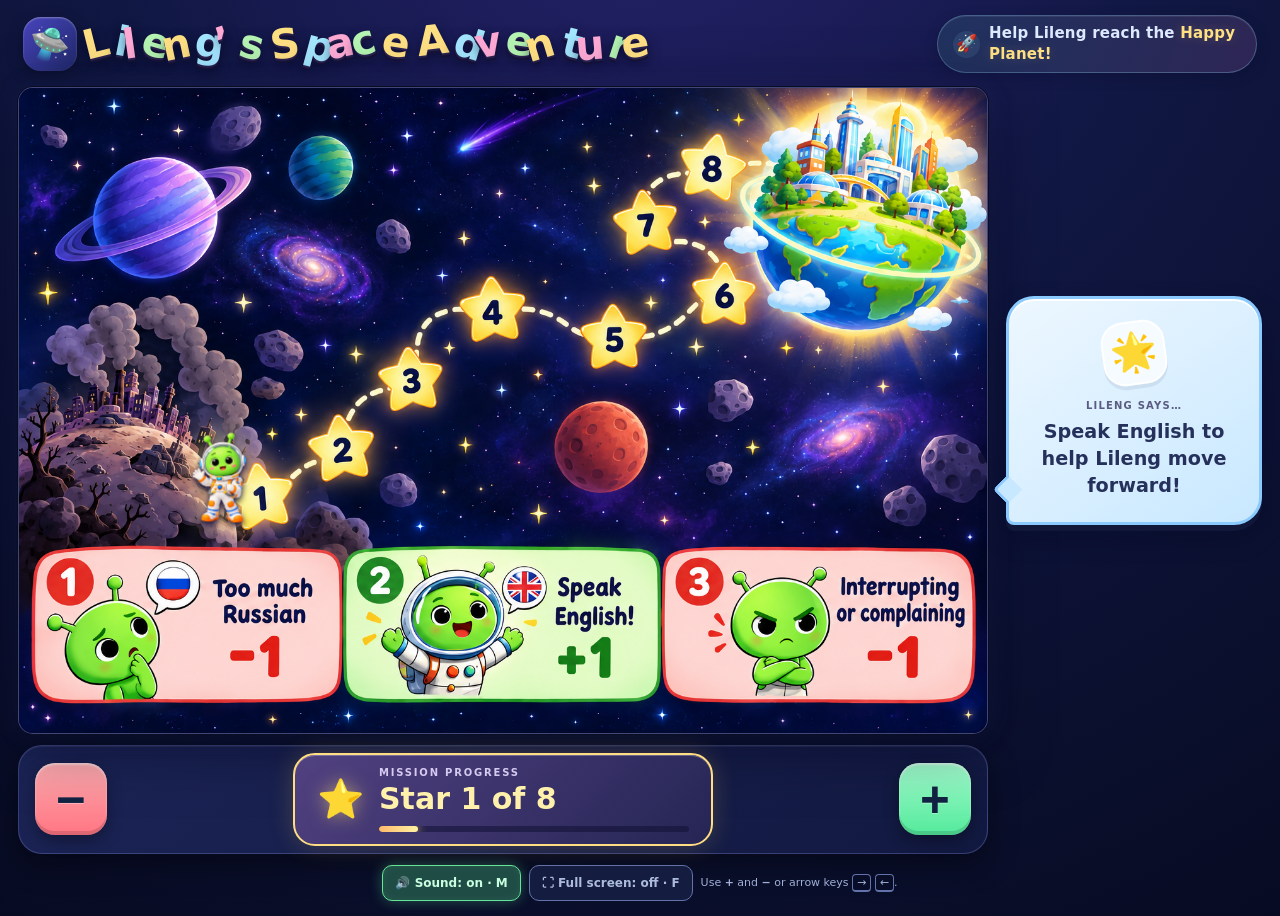
<file: index.html>
<!DOCTYPE html>
<html lang="en">
<head>
    <meta charset="utf-8">
    <meta name="viewport" content="width=device-width, initial-scale=1, viewport-fit=cover">
    <meta name="theme-color" content="#090e2b">
    <title>Lileng’s Space Adventure — English Class Game</title>
    <link rel="icon" type="image/png" href="lileng.png">
    <link rel="stylesheet" href="styles/lilengs-space-mission.css">
    <script src="scripts/lilengs-space-mission.js" defer></script>
    <script src="scripts/magic-wand.js" defer></script>
</head>
<body>
<div class="app">
    <header class="topbar">
        <div class="brand"><span class="brand-icon" aria-hidden="true">🛸</span>
            <div>
                <h1 aria-label="Lileng’s Space Adventure">
                    <span aria-hidden="true">
                        <span class="title-word">
                            <span class="title-letter">L</span>
                            <span class="title-letter">i</span>
                            <span class="title-letter">l</span>
                            <span class="title-letter">e</span>
                            <span class="title-letter">n</span>
                            <span class="title-letter">g</span>
                            <span class="title-letter">’</span>
                            <span class="title-letter">s</span>
                        </span>
                        <span class="title-word">
                            <span class="title-letter">S</span>
                            <span class="title-letter">p</span>
                            <span class="title-letter">a</span>
                            <span class="title-letter">c</span>
                            <span class="title-letter">e</span>
                        </span>
                        <span class="title-word">
                            <span class="title-letter">A</span>
                            <span class="title-letter">d</span>
                            <span class="title-letter">v</span>
                            <span class="title-letter">e</span>
                            <span class="title-letter">n</span>
                            <span class="title-letter">t</span>
                            <span class="title-letter">u</span>
                            <span class="title-letter">r</span>
                            <span class="title-letter">e</span>
                        </span>
                    </span>
                </h1>
            </div>
        </div>
        <p class="subtitle"><span class="subtitle-icon" aria-hidden="true">🚀</span><span>Help Lileng reach the <strong>Happy Planet!</strong></span>
        </p>
    </header>
    <main class="game-area">
        <div class="board" id="board" aria-label="Space game board with eight numbered stars">
            <img class="background-art" src="background.png"
                 alt="Space game board: eight numbered stars lead from the polluted planet to the happy planet. Three English classroom rules appear below."
                 draggable="false">
            <div class="sparkles" id="sparkles" aria-hidden="true"></div>
            <div class="avatar" id="avatar" aria-label="Lileng on Star 1">
                <div class="landing-spark" aria-hidden="true"></div>
                <div class="emotion-effects" aria-hidden="true"><span class="joy">✨</span><span
                        class="joy">🌟</span><span class="joy">⭐</span><span class="tear">💧</span><span
                        class="tear">💧</span><span class="tear">💧</span></div>
                <img class="lil-eng" src="lileng.png" alt="Lileng the alien in a spacesuit" draggable="false">
            </div>
            <div class="reaction" id="reaction" aria-hidden="true"></div>
            <div class="win-banner" id="winBanner" aria-hidden="true">🎉 WE DID IT! HAPPY PLANET! 🎉</div>
        </div>
        <div class="status-line" id="statusLine" role="status" aria-live="polite" aria-atomic="true"
             data-tone="neutral">
            <span class="status-icon" id="statusIcon" aria-hidden="true">🌟</span>
            <div class="status-copy"><span class="status-caption" aria-hidden="true">LILENG SAYS…</span><span
                    id="statusText">Speak English to help Lileng move forward!</span></div>
        </div>
    </main>
    <div class="controls-row">
        <nav class="controls" id="controls" aria-label="Game controls">
            <button class="action minus" id="minus" type="button" aria-label="Minus: go back one star"
                    title="Go back one star">−
            </button>
            <div class="stage-center">
                <div class="stage-chip" id="stageCard" role="status" aria-live="polite" aria-atomic="true">
                    <span class="emoji" id="stageIcon" aria-hidden="true">⭐</span>
                    <div class="stage-details">
                        <span class="stage-label">MISSION PROGRESS</span>
                        <b id="chipStage">Star 1 of 8</b>
                        <div class="stage-track" aria-hidden="true">
                            <div class="stage-fill" id="stageFill"></div>
                        </div>
                    </div>
                </div>
            </div>
            <button class="action plus" id="plus" type="button" aria-label="Plus: go forward one star"
                    title="Go forward one star">+
            </button>
        </nav>
    </div>
    <div class="settings" role="group" aria-label="Game settings">
        <button class="setting-toggle" id="soundToggle" type="button" aria-pressed="true" aria-keyshortcuts="M"
                title="Toggle sound (M)">🔊 Sound: on · M
        </button>
        <button class="setting-toggle" id="fullscreenToggle" type="button" aria-pressed="false" aria-keyshortcuts="F"
                title="Toggle full screen (F)">⛶ Full screen: off · F
        </button>
        <p class="hint">Use <b>+</b> and <b>−</b> or arrow keys <kbd>→</kbd> <kbd>←</kbd>.</p>
    </div>
</div>
<canvas class="magic-effects" id="magicEffects" aria-hidden="true"></canvas>
</body>
</html>
</file>
<file: styles/lilengs-space-mission.css>
:root {
    color-scheme: dark;
    --text: #f8f7ff;
    --muted: #adbbdc;
    --deep: #0a1231;
    --green: #64e597;
    --red: #ff737e;
    font-family: system-ui, -apple-system, BlinkMacSystemFont, 'Segoe UI', sans-serif;
}

/* Pointer effects never intercept game controls or take up layout space. */
.magic-effects {
    position: fixed;
    inset: 0;
    width: 100%;
    height: 100%;
    z-index: 100;
    pointer-events: none;
}

@media (hover: hover) and (pointer: fine) {
    html,
    body,
    body *,
    body .action,
    body .setting-toggle,
    body .action:disabled,
    body .setting-toggle:disabled {
        cursor: url("../assets/magic-wand.svg") 30 10, auto;
    }
}

* {
    box-sizing: border-box;
}

html, body {
    margin: 0;
    min-height: 100%;
}

body {
    background: radial-gradient(circle at 50% -20%, #27226e 0, #101742 44%, #070b22 100%);
    color: var(--text);
    overflow-x: hidden;
}

.app {
    min-height: 100svh;
    display: flex;
    flex-direction: column;
    align-items: center;
    padding: 12px 18px 15px;
    gap: 11px;
}

.topbar, .game-area, .controls-row {
    width: min(100%, 1536px);
}

.topbar {
    height: 64px;
    flex-shrink: 0;
    display: flex;
    justify-content: space-between;
    align-items: center;
    gap: 14px;
    padding: 0 5px;
}

.brand {
    display: flex;
    align-items: center;
    gap: 10px;
    min-width: 0;
    flex: 1;
    text-align: left;
}

.brand > div {
    min-width: 0;
}

.brand-icon {
    width: 54px;
    height: 54px;
    flex-shrink: 0;
    display: grid;
    place-items: center;
    font-size: 32px;
    border-radius: 18px;
    background: linear-gradient(135deg, #4844bd, #202969);
    box-shadow: inset 0 1px 2px #ffffff55, 0 5px 16px #0004;
}

h1 {
    font-family: 'Arial Rounded MT Bold', 'Trebuchet MS', system-ui, sans-serif;
    font-size: clamp(22px, 3.2vw, 48px);
    font-weight: 900;
    letter-spacing: -.025em;
    margin: 0;
    line-height: 1.15;
    text-shadow: 0 2px 0 #292251, 0 4px 0 #171338, 0 6px 12px #030620aa;
}

.title-word {
    /* Ignore indentation between individual letter spans. */
    display: inline-flex;
    white-space: nowrap;
}

.title-letter {
    display: inline-block;
    color: #ffe083;
    transform-origin: 50% 85%;
    transform: translateY(var(--letter-lift)) rotate(var(--letter-tilt));
    animation: letterWiggle var(--letter-speed) ease-in-out var(--letter-delay) infinite alternate;
}

@keyframes letterWiggle {
    from {
        transform: translateY(var(--letter-lift)) rotate(var(--letter-tilt)) scale(1);
    }
    to {
        transform: translateY(calc(var(--letter-lift) - .12em)) rotate(calc(var(--letter-tilt) * -1)) scale(1.05);
    }
}

.title-letter:nth-child(4n+2) {
    color: #a4e7ff;
}

.title-letter:nth-child(4n+3) {
    color: #ffaad5;
}

.title-letter:nth-child(4n) {
    color: #b5f4b2;
}

.title-word:nth-child(2) {
    transform: rotate(-2deg);
}

.title-word:nth-child(3) {
    transform: rotate(1deg);
}

.subtitle {
    display: inline-flex;
    align-items: center;
    gap: 9px;
    width: clamp(180px, 25vw, 330px);
    flex-shrink: 0;
    color: #dce9ff;
    font-size: clamp(12px, 1.35vw, 15px);
    font-weight: 600;
    letter-spacing: .015em;
    line-height: 1.4;
    margin: 0;
    padding: 7px 15px;
    border: 1px solid #a4e7ff44;
    border-radius: 999px;
    background: linear-gradient(110deg, #29476d88, #49356b88);
    box-shadow: inset 0 1px 0 #ffffff12, 0 4px 14px #03062033;
}

.subtitle-icon {
    display: grid;
    place-items: center;
    flex-shrink: 0;
    width: 27px;
    height: 27px;
    border-radius: 50%;
    background: #a4e7ff18;
    font-size: 17px;
}

.subtitle strong {
    color: #ffe083;
    font-weight: 800;
    text-shadow: 0 0 12px #ffe08333;
}

.stage-chip {
    position: relative;
    display: flex;
    align-items: center;
    gap: 15px;
    width: min(100%, 420px);
    padding: 12px 22px;
    border-radius: 22px;
    border: 2px solid #ffde83;
    background: linear-gradient(135deg, #514181, #252554);
    box-shadow: 0 0 24px #ffcc5533, inset 0 1px 0 #ffffff44;
}

.stage-chip b {
    display: block;
    color: #fff1ab;
    font-size: clamp(22px, 3vw, 30px);
    font-variant-numeric: tabular-nums;
    line-height: 1.2;
}

.stage-chip .emoji {
    font-size: 38px;
    filter: drop-shadow(0 0 9px #ffd77088);
    animation: stageStar 2.4s ease-in-out infinite alternate;
}

.stage-details {
    flex: 1;
    min-width: 0;
}

.stage-label {
    display: block;
    color: #d5caf0;
    font-size: 10px;
    font-weight: 800;
    letter-spacing: .18em;
    margin-bottom: 3px;
}

.stage-track {
    height: 6px;
    background: #100f3388;
    border-radius: 99px;
    margin-top: 9px;
    overflow: hidden;
}

.stage-fill {
    height: 100%;
    width: 12.5%;
    border-radius: inherit;
    background: linear-gradient(90deg, #ffb86b, #fff2a4);
    box-shadow: 0 0 10px #ffd86b;
    transition: width .65s ease;
}

.stage-chip.is-travelling {
    animation: stageGlow .8s ease-in-out infinite alternate;
}

.stage-chip.is-won {
    background: linear-gradient(135deg, #516a43, #244a48);
    border-color: #b5f4b2;
}

@keyframes stageStar {
    from {
        transform: rotate(-12deg) scale(.95);
    }
    to {
        transform: rotate(12deg) scale(1.08);
    }
}

@keyframes stageGlow {
    from {
        box-shadow: 0 0 20px #ffcc5544;
    }
    to {
        box-shadow: 0 0 36px #ffcc5588;
    }
}

.game-area, .controls-row {
    display: grid;
    grid-template-columns:minmax(0, 1fr) clamp(180px, 20vw, 260px);
    gap: 18px;
    align-items: center;
}

.game-area {
    min-height: 0;
    flex: 1;
}

.controls-row {
    flex-shrink: 0;
}

.board {
    position: relative;
    width: min(100%, calc((100svh - 251px) * 1.5));
    justify-self: center;
    aspect-ratio: 3 / 2;
    background: #100f33;
    isolation: isolate;
    border-radius: 15px;
    overflow: hidden;
    border: 1px solid #a1b4ff55;
    box-shadow: 0 0 0 1px #090d24, 0 12px 60px #01041680, 0 0 28px #6071d91f;
}

/* The background is displayed at its exact native proportions, never cropped or modified. */
.background-art {
    display: block;
    width: 100%;
    height: 100%;
    user-select: none;
    pointer-events: none;
}

.avatar {
    position: absolute;
    z-index: 5;
    left: 20.77%;
    top: 67.19%;
    width: 7.1%;
    aspect-ratio: 1086/1448;
    transform: translate(-50%, -100%);
    overflow: visible;
    will-change: left, top;
    pointer-events: none;
}

.lil-eng {
    width: 100%;
    height: 100%;
    display: block;
    object-fit: contain;
    filter: drop-shadow(0 3px 3px #0b083b) drop-shadow(0 0 12px #fef089a8);
    transform-origin: 50% 85%;
    animation: idleBob 2.6s ease-in-out infinite;
}

.avatar.is-forward .lil-eng {
    animation: happyJump var(--flight-duration, 2200ms) ease-in-out both;
}

.avatar.is-backward .lil-eng {
    animation: sadJump var(--flight-duration, 2500ms) ease-in-out both;
    filter: grayscale(.33) brightness(.80) drop-shadow(0 5px 5px #14162f) drop-shadow(0 0 9px #8bb3ff);
}

.avatar.is-preparing .lil-eng {
    animation: sadPause 430ms ease-in-out both;
    filter: grayscale(.4) brightness(.8)
}

.avatar.is-dancing .lil-eng {
    animation: victoryDance 820ms ease-in-out infinite alternate;
    filter: drop-shadow(0 0 17px #fff3a9) drop-shadow(0 4px 4px #10042f);
}

.avatar.is-sad-landing .lil-eng {
    animation: dejected 740ms ease-in-out both;
    filter: grayscale(.3) brightness(.83)
}

.avatar.is-bumping .lil-eng {
    animation: sadPause 460ms ease-in-out;
}

@keyframes idleBob {
    0%, 100% {
        transform: translateY(0) rotate(-2deg)
    }
    50% {
        transform: translateY(-5%) rotate(2deg)
    }
}

@keyframes happyJump {
    0% {
        transform: translateY(0) scaleX(1.1) scaleY(.9) rotate(-8deg)
    }
    18% {
        transform: translateY(-10%) scale(1.08) rotate(-17deg)
    }
    45% {
        transform: translateY(-6%) rotate(16deg) scale(1.12)
    }
    73% {
        transform: translateY(1%) rotate(-8deg) scale(1.08)
    }
    91% {
        transform: translateY(1%) rotate(6deg) scale(1.05)
    }
    100% {
        transform: translateY(0) rotate(0) scale(1)
    }
}

@keyframes sadJump {
    0% {
        transform: translateY(2%) rotate(-7deg) scale(.96)
    }
    16% {
        transform: translateY(5%) rotate(-14deg) scale(.92)
    }
    40% {
        transform: translateY(4%) rotate(-15deg) scale(.91)
    }
    62% {
        transform: translateY(7%) rotate(-20deg) scale(.87)
    }
    82% {
        transform: translateY(7%) rotate(-8deg) scale(.92)
    }
    100% {
        transform: translateY(6%) rotate(-11deg) scale(.94)
    }
}

@keyframes sadPause {
    0%, 100% {
        transform: translateY(5%) rotate(-12deg) scale(.94)
    }
    50% {
        transform: translateY(7%) rotate(-17deg) scale(.91)
    }
}

@keyframes dejected {
    0%, 100% {
        transform: translateY(7%) rotate(-11deg) scale(.94)
    }
    30% {
        transform: translateY(12%) rotate(-16deg) scale(.9)
    }
}

@keyframes victoryDance {
    0% {
        transform: translateY(1%) rotate(-18deg) scale(1.07)
    }
    30% {
        transform: translateY(-16%) rotate(5deg) scale(1.16)
    }
    70% {
        transform: translateY(-8%) rotate(-7deg) scale(1.06)
    }
    100% {
        transform: translateY(0) rotate(20deg) scale(1.13)
    }
}

.landing-spark {
    position: absolute;
    bottom: 0;
    left: 50%;
    width: 120%;
    height: 16%;
    border-radius: 50%;
    border: 3px solid #fff69c;
    box-shadow: 0 0 17px #f9ed70;
    opacity: 0;
    transform: translate(-50%, 40%) scale(.4);
}

.avatar.landed-happy .landing-spark {
    animation: landPulse 720ms ease-out both;
}

@keyframes landPulse {
    0% {
        opacity: 1;
        transform: translate(-50%, 40%) scale(.35)
    }
    100% {
        opacity: 0;
        transform: translate(-50%, 40%) scale(2.4)
    }
}

.reaction {
    position: absolute;
    top: 0;
    left: 0;
    z-index: 9;
    display: flex;
    align-items: center;
    justify-content: center;
    background: linear-gradient(160deg, #fffdf0, #ffedbc);
    border: 2px solid #fff6b3;
    color: #53325b;
    font-size: clamp(10px, 1.05vw, 17px);
    font-weight: 1000;
    white-space: nowrap;
    border-radius: 16px;
    padding: 5px 10px;
    box-shadow: 0 5px 18px #0008, 0 0 15px #ffe4959c;
    opacity: 0;
    transform: translate(-50%, 10px) rotate(-5deg) scale(.7);
    transition: opacity .3s, transform .4s cubic-bezier(.16, 1.6, .52, 1);
    pointer-events: none;
}

.reaction.show {
    opacity: 1;
    transform: translate(-50%, 0) rotate(-5deg) scale(1)
}

.reaction.bad {
    background: linear-gradient(160deg, #e6eeff, #b8cbfb);
    border-color: #84a4dc;
    color: #243566;
    box-shadow: 0 5px 15px #0008
}

.reaction.win {
    background: linear-gradient(150deg, #fff4a6, #ffba58);
    border-color: white;
    color: #633262
}

.emotion-effects {
    position: absolute;
    inset: 0;
    pointer-events: none;
    overflow: visible;
}

.emotion-effects span {
    position: absolute;
    display: none;
    font-size: clamp(12px, 1.5vw, 23px);
    filter: drop-shadow(0 0 4px #1a174e);
}

.avatar.is-forward .joy, .avatar.is-dancing .joy {
    display: block;
    animation: happySparkle 800ms ease-in-out infinite alternate;
}

.joy:nth-child(1) {
    left: -28%;
    top: 16%;
    animation-delay: .2s !important
}

.joy:nth-child(2) {
    right: -37%;
    top: 38%;
    animation-delay: .42s !important
}

.joy:nth-child(3) {
    left: 10%;
    bottom: 5%;
    animation-delay: .65s !important
}

.avatar.is-backward .tear, .avatar.is-preparing .tear, .avatar.is-sad-landing .tear {
    display: block;
    animation: rainDrop 1.1s ease-in infinite;
}

.tear:nth-child(4) {
    left: -20%;
    top: 18%
}

.tear:nth-child(5) {
    right: -17%;
    top: 35%;
    animation-delay: .4s !important
}

.tear:nth-child(6) {
    left: 38%;
    top: 10%;
    animation-delay: .75s !important
}

@keyframes happySparkle {
    from {
        opacity: .3;
        transform: scale(.5) rotate(-25deg)
    }
    to {
        opacity: 1;
        transform: translateY(-9px) scale(1.25) rotate(30deg)
    }
}

@keyframes rainDrop {
    0% {
        opacity: 0;
        transform: translateY(-8px) scale(.5)
    }
    30% {
        opacity: .95
    }
    100% {
        opacity: 0;
        transform: translateY(55px) scale(1)
    }
}

.sparkles {
    position: absolute;
    inset: 0;
    z-index: 4;
    overflow: hidden;
    pointer-events: none;
}

.confetti {
    position: absolute;
    width: 1%;
    aspect-ratio: 1;
    border-radius: 3px;
    opacity: 0;
    animation: confettiFall var(--duration) linear var(--delay) infinite;
    left: var(--left);
    top: var(--top);
    background: var(--color);
    box-shadow: 0 0 9px var(--color);
}

@keyframes confettiFall {
    0% {
        opacity: 0;
        transform: translate(0, 0) rotate(0) scale(.5)
    }
    10% {
        opacity: 1
    }
    80% {
        opacity: 1
    }
    100% {
        opacity: 0;
        transform: translate(var(--drift), 1700%) rotate(720deg) scale(.7)
    }
}

.win-banner {
    position: absolute;
    z-index: 8;
    top: 4%;
    left: 49%;
    transform: translateX(-50%) scale(.7);
    padding: 10px 19px;
    white-space: nowrap;
    border-radius: 999px;
    background: linear-gradient(125deg, #fff6ad, #ffd161);
    border: 3px solid #fff6d4;
    color: #44275a;
    box-shadow: 0 5px 22px #ffca52a9;
    font-size: clamp(10px, 1.5vw, 22px);
    font-weight: 950;
    letter-spacing: .045em;
    opacity: 0;
    pointer-events: none;
    transition: opacity .35s, transform .4s cubic-bezier(.2, 1.8, .5, 1);
}

.win-banner.shown {
    opacity: 1;
    transform: translateX(-50%) scale(1);
}

.controls {
    justify-self: center;
    display: grid;
    grid-template-columns:auto minmax(180px, 1fr) auto;
    align-items: center;
    gap: 20px;
    width: min(100%, 1000px);
    min-height: 93px;
    padding: 7px 16px;
    background: linear-gradient(140deg, #1b2456, #121941);
    border: 1px solid #6e77ba66;
    border-radius: 24px;
    box-shadow: 0 10px 30px #0006, inset 0 1px 0 #ffffff13;
}

.action {
    appearance: none;
    border: 0;
    display: grid;
    place-items: center;
    width: 72px;
    height: 72px;
    border-radius: 20px;
    font-weight: 900;
    font-size: 51px;
    line-height: 1;
    cursor: pointer;
    user-select: none;
    touch-action: manipulation;
    color: #112342;
    text-shadow: 0 1px 0 #fff5;
    box-shadow: inset 0 2px 2px #fff8, inset 0 -4px 0 #0002, 0 6px 16px #0005;
    transition: transform .1s, filter .2s;
}

.action:active {
    transform: scale(.91)
}

.action:hover {
    filter: brightness(1.08)
}

.action:focus-visible {
    outline: 3px solid white;
    outline-offset: 4px
}

.minus {
    background: linear-gradient(#ffadb2, #ff7582)
}

.plus {
    background: linear-gradient(#a5ffd0, #53e99b)
}

.action:disabled {
    cursor: default;
    filter: grayscale(.4) brightness(.82);
    opacity: .58;
}

.controls.is-positive {
    box-shadow: 0 0 28px #6affac55, 0 10px 30px #0006, inset 0 1px 0 #ffffff13;
}

.controls.is-negative {
    box-shadow: 0 0 24px #ff6e864d, 0 10px 30px #0006, inset 0 1px 0 #ffffff13;
}

.stage-center {
    text-align: center;
    min-width: 0;
}

.stage-center .stage-chip {
    margin: 0 auto;
    text-align: left;
}

.status-line {
    --message-accent: #8acaff;
    --bubble-top: #edf7ff;
    --bubble-bottom: #c8e8ff;
    position: relative;
    display: flex;
    flex-direction: column;
    align-items: center;
    gap: 14px;
    text-align: center;
    width: 100%;
    margin: 0;
    padding: 22px 16px;
    border: 3px solid var(--message-accent);
    border-radius: 28px 28px 28px 8px;
    background: linear-gradient(145deg, var(--bubble-top), var(--bubble-bottom));
    box-shadow: 0 6px 0 #101739, 0 12px 26px #03062055, inset 0 2px 0 #fff;
    color: #26315b;
    font-family: 'Arial Rounded MT Bold', 'Trebuchet MS', system-ui, sans-serif;
    font-size: clamp(16px, 1.5vw, 21px);
    font-weight: 800;
    line-height: 1.4;
    transition: border-color .25s, background .25s;
}

.status-line::before {
    content: '';
    position: absolute;
    left: -12px;
    bottom: 22px;
    width: 18px;
    height: 18px;
    background: var(--bubble-bottom);
    border-left: 3px solid var(--message-accent);
    border-bottom: 3px solid var(--message-accent);
    transform: rotate(45deg);
    border-radius: 0 0 0 5px;
}

.status-line[data-tone="positive"] {
    --message-accent: #62d99b;
    --bubble-top: #f1fff2;
    --bubble-bottom: #bff3d6;
}

.status-line[data-tone="negative"] {
    --message-accent: #c9a0f8;
    --bubble-top: #fbf2ff;
    --bubble-bottom: #e5ceff;
}

.status-line[data-tone="win"] {
    --message-accent: #ffc557;
    --bubble-top: #fffbea;
    --bubble-bottom: #ffe3a0;
}

.status-line[data-tone="flying"] {
    --message-accent: #91b4ff;
    --bubble-top: #f2f4ff;
    --bubble-bottom: #d4deff;
}

.status-icon {
    display: grid;
    place-items: center;
    flex-shrink: 0;
    width: 64px;
    height: 64px;
    border: 2px solid #fff;
    border-radius: 22px;
    background: #ffffffb3;
    box-shadow: 0 4px 0 #26315b16;
    font-size: 38px;
    transform: rotate(-8deg);
    animation: messageWiggle 2.8s ease-in-out infinite alternate;
}

.status-copy {
    min-width: 0;
}

.status-caption {
    display: block;
    margin-bottom: 6px;
    color: #5a5b80;
    font-family: system-ui, sans-serif;
    font-size: 10px;
    font-weight: 900;
    letter-spacing: .12em;
}

@keyframes messageWiggle {
    from {
        transform: rotate(-8deg) translateY(0);
    }
    to {
        transform: rotate(8deg) translateY(-4px);
    }
}

.hint {
    margin: 0;
    color: #9faed6;
    text-align: center;
    font-size: 11px;
}

.settings {
    display: flex;
    align-items: center;
    justify-content: center;
    flex-wrap: wrap;
    gap: 8px;
}

.setting-toggle {
    font: inherit;
    font-size: 12px;
    font-weight: 700;
    color: #adbbdc;
    background: #141c40;
    border: 1px solid #6272aa;
    border-radius: 10px;
    padding: 8px 12px;
    min-height: 36px;
    cursor: pointer;
    transition: background .2s, color .2s, box-shadow .2s;
}

.setting-toggle[aria-pressed="true"] {
    color: #c8ffe0;
    background: #204c46;
    border-color: #64e597;
    box-shadow: 0 0 14px #64e59755, inset 0 0 8px #64e59718;
}

.setting-toggle:hover {
    filter: brightness(1.15);
}

.setting-toggle:focus-visible {
    outline: 3px solid white;
    outline-offset: 3px;
}

.setting-toggle:disabled {
    opacity: .45;
    cursor: default;
}

kbd {
    border: 1px solid #6272aa;
    border-bottom-width: 2px;
    border-radius: 4px;
    padding: 1px 4px;
    font: inherit;
}

@media (max-width: 900px) {
    .game-area {
        position: relative;
        display: flex;
        justify-content: center;
    }

    .controls-row {
        display: flex;
        justify-content: center;
    }

    .status-line {
        position: absolute;
        right: 12px;
        bottom: 12px;
        z-index: 9;
        width: min(42%, 240px);
        padding: 12px;
        gap: 9px;
        flex-direction: row;
        text-align: left;
        font-size: 13px;
        pointer-events: none;
    }

    .status-line::before {
        display: none;
    }

    .status-icon {
        width: 38px;
        height: 38px;
        border-radius: 13px;
        font-size: 24px;
    }

    .status-caption {
        font-size: 8px;
        letter-spacing: .06em;
        margin-bottom: 3px;
    }
}

@media (max-width: 620px) {
    .app {
        padding: 8px 8px 12px;
        gap: 8px;
        justify-content: flex-start;
    }

    .topbar {
        gap: 8px;
        padding: 0;
    }

    h1 {
        font-size: clamp(14px, 3.3vw, 22px);
    }

    .brand {
        gap: 6px;
    }

    .brand-icon {
        width: 28px;
        height: 28px;
        font-size: 18px;
        border-radius: 10px;
    }

    .subtitle {
        width: 32%;
        font-size: 10px;
        padding: 6px;
        gap: 4px;
        border-radius: 14px;
    }

    .subtitle-icon {
        width: 18px;
        height: 18px;
        font-size: 12px;
    }

    .stage-chip {
        padding: 9px 8px;
        gap: 6px;
        border-radius: 16px;
    }

    .stage-chip .emoji {
        font-size: 24px;
    }

    .stage-label {
        font-size: 8px;
        letter-spacing: .08em;
    }

    .stage-chip b {
        font-size: 18px;
    }

    .status-line {
        right: 8px;
        bottom: 8px;
        width: 46%;
        gap: 7px;
        padding: 9px;
        font-size: 11px;
        border-width: 2px;
        border-radius: 18px 18px 18px 6px;
    }

    .status-icon {
        width: 28px;
        height: 32px;
        font-size: 20px;
        border-radius: 10px;
    }

    .board {
        width: 100%;
        border-radius: 10px;
    }

    .game-area {
        flex: 0 0 auto;
    }

    .controls {
        grid-template-columns:58px 1fr 58px;
        gap: 6px;
        padding: 7px 9px;
        min-height: 76px;
        border-radius: 16px;
    }

    .action {
        width: 56px;
        height: 56px;
        font-size: 40px;
        border-radius: 14px;
    }

    .hint {
        font-size: 10px;
    }
}

@media (prefers-reduced-motion: reduce) {
    .title-letter, .stage-chip, .stage-chip .emoji {
        animation: none !important;
    }

    .stage-fill {
        transition: none;
    }

    .status-line {
        transition: none;
    }

    .status-icon {
        animation: none;
    }

    .lil-eng, .avatar.is-dancing .lil-eng {
        animation: none !important
    }

    .confetti, .emotion-effects span {
        animation: none !important
    }

    .win-banner, .reaction {
        transition: none !important
    }
}

/* Each title letter keeps its original tilt, offset, and animation timing. */
.title-word:nth-child(1) > .title-letter:nth-child(1) {
    --letter-tilt: -14deg;
    --letter-lift: 0em;
    --letter-speed: 1.60s;
    --letter-delay: 0.00s;
}

.title-word:nth-child(1) > .title-letter:nth-child(2) {
    --letter-tilt: 11deg;
    --letter-lift: -0.045em;
    --letter-speed: 1.77s;
    --letter-delay: -0.19s;
}

.title-word:nth-child(1) > .title-letter:nth-child(3) {
    --letter-tilt: -8deg;
    --letter-lift: 0.025em;
    --letter-speed: 1.94s;
    --letter-delay: -0.38s;
}

.title-word:nth-child(1) > .title-letter:nth-child(4) {
    --letter-tilt: 16deg;
    --letter-lift: -0.02em;
    --letter-speed: 2.11s;
    --letter-delay: -0.57s;
}

.title-word:nth-child(1) > .title-letter:nth-child(5) {
    --letter-tilt: -12deg;
    --letter-lift: 0.035em;
    --letter-speed: 2.28s;
    --letter-delay: -0.76s;
}

.title-word:nth-child(1) > .title-letter:nth-child(6) {
    --letter-tilt: 7deg;
    --letter-lift: 0em;
    --letter-speed: 2.45s;
    --letter-delay: -0.95s;
}

.title-word:nth-child(1) > .title-letter:nth-child(7) {
    --letter-tilt: -18deg;
    --letter-lift: -0.045em;
    --letter-speed: 2.62s;
    --letter-delay: -1.14s;
}

.title-word:nth-child(1) > .title-letter:nth-child(8) {
    --letter-tilt: 13deg;
    --letter-lift: 0.025em;
    --letter-speed: 1.60s;
    --letter-delay: -1.33s;
}

.title-word:nth-child(2) > .title-letter:nth-child(1) {
    --letter-tilt: -6deg;
    --letter-lift: -0.02em;
    --letter-speed: 1.77s;
    --letter-delay: -1.52s;
}

.title-word:nth-child(2) > .title-letter:nth-child(2) {
    --letter-tilt: 17deg;
    --letter-lift: 0.035em;
    --letter-speed: 1.94s;
    --letter-delay: -1.71s;
}

.title-word:nth-child(2) > .title-letter:nth-child(3) {
    --letter-tilt: -10deg;
    --letter-lift: 0em;
    --letter-speed: 2.11s;
    --letter-delay: -1.90s;
}

.title-word:nth-child(2) > .title-letter:nth-child(4) {
    --letter-tilt: -14deg;
    --letter-lift: -0.045em;
    --letter-speed: 2.28s;
    --letter-delay: -2.09s;
}

.title-word:nth-child(2) > .title-letter:nth-child(5) {
    --letter-tilt: 11deg;
    --letter-lift: 0.025em;
    --letter-speed: 2.45s;
    --letter-delay: -2.28s;
}

.title-word:nth-child(3) > .title-letter:nth-child(1) {
    --letter-tilt: -8deg;
    --letter-lift: -0.02em;
    --letter-speed: 2.62s;
    --letter-delay: -2.47s;
}

.title-word:nth-child(3) > .title-letter:nth-child(2) {
    --letter-tilt: 16deg;
    --letter-lift: 0.035em;
    --letter-speed: 1.60s;
    --letter-delay: -2.66s;
}

.title-word:nth-child(3) > .title-letter:nth-child(3) {
    --letter-tilt: -12deg;
    --letter-lift: 0em;
    --letter-speed: 1.77s;
    --letter-delay: -2.85s;
}

.title-word:nth-child(3) > .title-letter:nth-child(4) {
    --letter-tilt: 7deg;
    --letter-lift: -0.045em;
    --letter-speed: 1.94s;
    --letter-delay: -3.04s;
}

.title-word:nth-child(3) > .title-letter:nth-child(5) {
    --letter-tilt: -18deg;
    --letter-lift: 0.025em;
    --letter-speed: 2.11s;
    --letter-delay: -3.23s;
}

.title-word:nth-child(3) > .title-letter:nth-child(6) {
    --letter-tilt: 13deg;
    --letter-lift: -0.02em;
    --letter-speed: 2.28s;
    --letter-delay: -3.42s;
}

.title-word:nth-child(3) > .title-letter:nth-child(7) {
    --letter-tilt: -6deg;
    --letter-lift: 0.035em;
    --letter-speed: 2.45s;
    --letter-delay: -3.61s;
}

.title-word:nth-child(3) > .title-letter:nth-child(8) {
    --letter-tilt: 17deg;
    --letter-lift: 0em;
    --letter-speed: 2.62s;
    --letter-delay: -3.80s;
}

.title-word:nth-child(3) > .title-letter:nth-child(9) {
    --letter-tilt: -10deg;
    --letter-lift: -0.045em;
    --letter-speed: 1.60s;
    --letter-delay: -3.99s;
}
</file>
